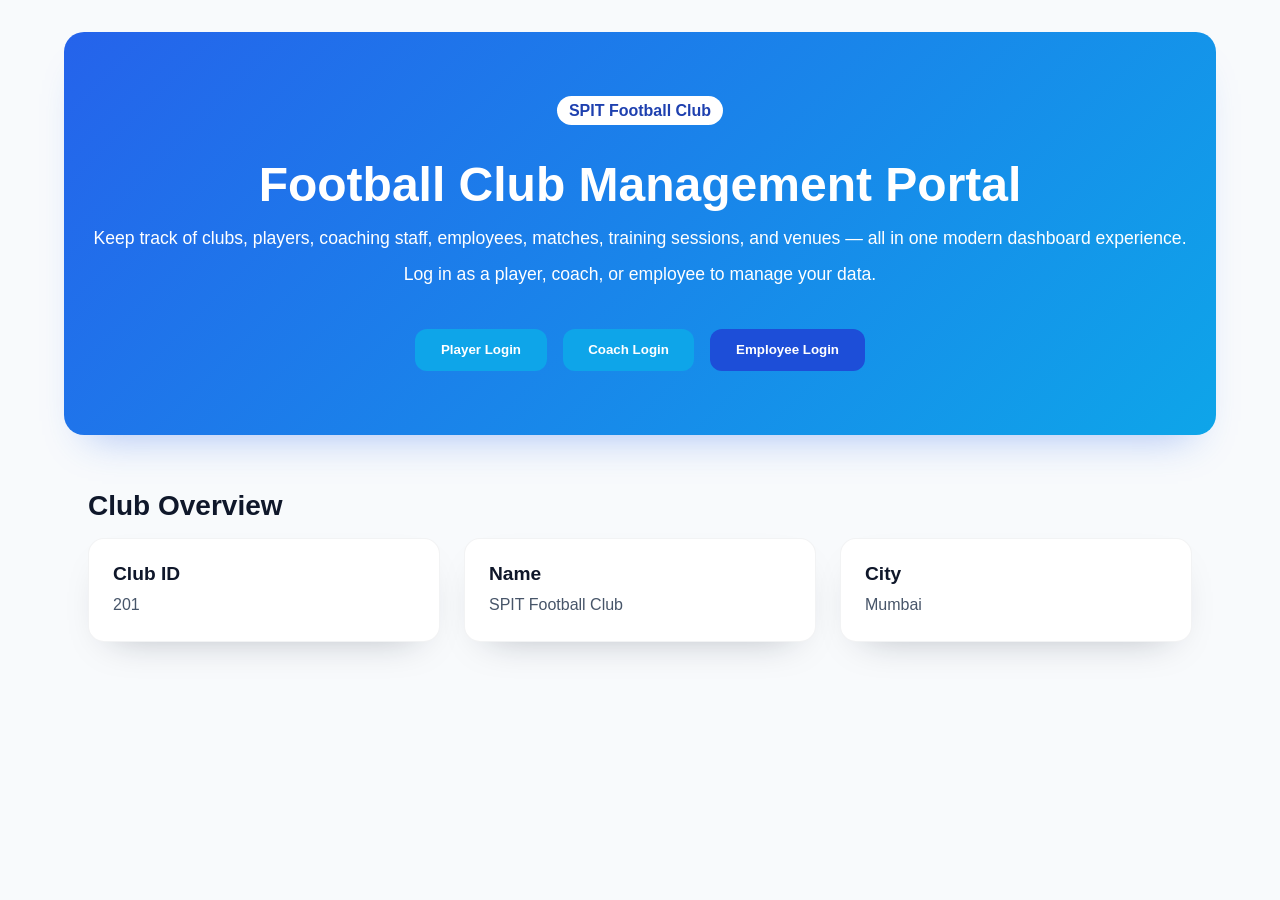
<file: frontend/index.html>
<!DOCTYPE html>
<html lang="en">
  <head>
    <meta charset="UTF-8" />
    <meta name="viewport" content="width=device-width, initial-scale=1.0" />
    <title>SPIT Football Club | Home</title>
    <link rel="stylesheet" href="styles.css" />
  </head>
  <body>
    <div class="container">
      <header class="hero">
        <span class="badge">SPIT Football Club</span>
        <h1>Football Club Management Portal</h1>
        <p>
          Keep track of clubs, players, coaching staff, employees, matches, training
          sessions, and venues — all in one modern dashboard experience.
        </p>
        <p>Log in as a player, coach, or employee to manage your data.</p>

        <div class="login-actions">
          <button class="btn secondary" data-login="player">Player Login</button>
          <button class="btn secondary" data-login="coach">Coach Login</button>
          <button class="btn" data-login="employee">Employee Login</button>
        </div>
      </header>

      <section class="container">
        <h2 class="section-title">Club Overview</h2>
        <div class="card-grid">
          <div class="card">
            <h3>Club ID</h3>
            <p>201</p>
          </div>
          <div class="card">
            <h3>Name</h3>
            <p>SPIT Football Club</p>
          </div>
          <div class="card">
            <h3>City</h3>
            <p>Mumbai</p>
          </div>
        </div>
      </section>
    </div>

    <div id="modal-root">
      <div class="modal" id="player-login">
        <div class="modal-content">
          <div class="modal-close" role="button" aria-label="Close">✕</div>
          <h2>Player Login</h2>
          <form class="login-form" data-redirect="player-dashboard.html">
            <div class="field-group">
              <label for="player-username">Username</label>
              <input type="text" id="player-username" required />
            </div>
            <div class="field-group">
              <label for="player-password">Password</label>
              <input type="password" id="player-password" required />
            </div>
            <button type="submit" class="btn">Continue</button>
          </form>
        </div>
      </div>

      <div class="modal" id="coach-login">
        <div class="modal-content">
          <div class="modal-close" role="button" aria-label="Close">✕</div>
          <h2>Coach Login</h2>
          <form class="login-form" data-redirect="coach-dashboard.html">
            <div class="field-group">
              <label for="coach-username">Username</label>
              <input type="text" id="coach-username" required />
            </div>
            <div class="field-group">
              <label for="coach-password">Password</label>
              <input type="password" id="coach-password" required />
            </div>
            <button type="submit" class="btn">Continue</button>
          </form>
        </div>
      </div>

      <div class="modal" id="employee-login">
        <div class="modal-content">
          <div class="modal-close" role="button" aria-label="Close">✕</div>
          <h2>Employee Login</h2>
          <form class="login-form" data-redirect="employee-dashboard.html">
            <div class="field-group">
              <label for="employee-username">Username</label>
              <input type="text" id="employee-username" required />
            </div>
            <div class="field-group">
              <label for="employee-password">Password</label>
              <input type="password" id="employee-password" required />
            </div>
            <button type="submit" class="btn">Continue</button>
          </form>
        </div>
      </div>
    </div>

    <script src="script.js"></script>
  </body>
</html>
</file>
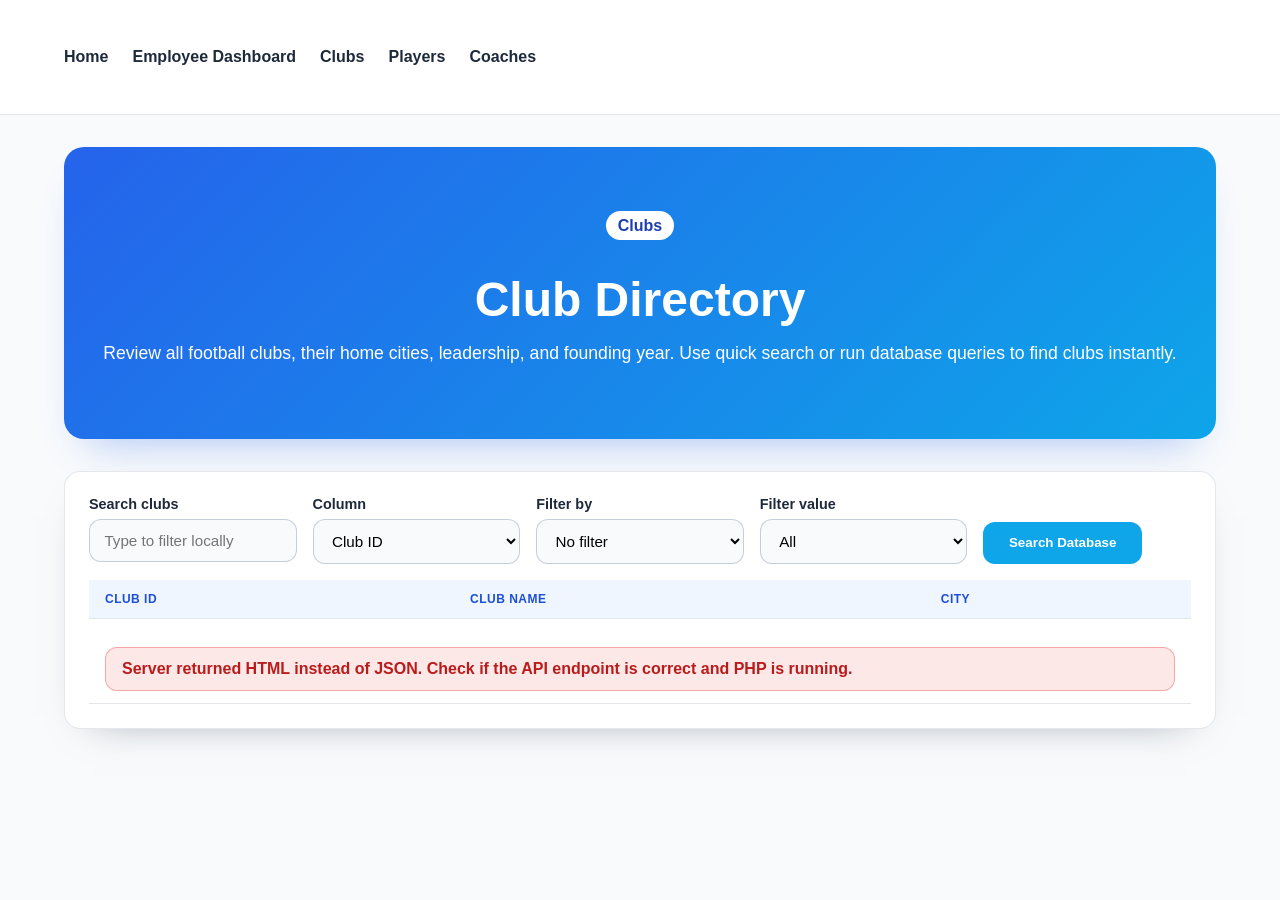
<file: frontend/clubs.html>
<!DOCTYPE html>
<html lang="en">
  <head>
    <meta charset="UTF-8" />
    <meta name="viewport" content="width=device-width, initial-scale=1.0" />
    <title>Clubs Directory | Football Club</title>
    <link rel="stylesheet" href="styles.css" />
  </head>
  <body>
    <nav class="nav">
      <div class="container">
        <ul>
          <li><a href="index.html">Home</a></li>
          <li><a href="employee-dashboard.html">Employee Dashboard</a></li>
          <li><a href="clubs.html">Clubs</a></li>
          <li><a href="players.html">Players</a></li>
          <li><a href="coaches.html">Coaches</a></li>
        </ul>
      </div>
    </nav>

    <main class="container">
      <header class="hero" style="margin-bottom: 2rem">
        <span class="badge">Clubs</span>
        <h1>Club Directory</h1>
        <p>
          Review all football clubs, their home cities, leadership, and founding year. Use
          quick search or run database queries to find clubs instantly.
        </p>
      </header>

      <section class="table-wrapper">
        <div class="toolbar" id="clubs-search" data-search-container>
          <form data-role="search-form" class="grid-3" style="width: 100%">
            <div>
              <label for="clubs-search-input">Search clubs</label>
              <input
                type="text"
                id="clubs-search-input"
                placeholder="Type to filter locally"
                data-role="search-input"
              />
            </div>
            <div>
              <label for="clubs-column-select">Column</label>
              <select id="clubs-column-select" data-role="column-select"></select>
            </div>
            <div>
              <label for="clubs-filter-select">Filter by</label>
              <select id="clubs-filter-select" data-role="filter-select">
                <option value="">No filter</option>
              </select>
            </div>
            <div>
              <label for="clubs-filter-value">Filter value</label>
              <select id="clubs-filter-value" data-role="filter-value">
                <option value="">All</option>
              </select>
            </div>
            <div style="align-self: end">
              <button type="submit" class="btn secondary">Search Database</button>
            </div>
          </form>
        </div>
        <table data-table="clubs" data-search-container="#clubs-search">
          <thead></thead>
          <tbody></tbody>
        </table>
      </section>
    </main>

    <div id="modal-root"></div>
    <script src="script.js"></script>
  </body>
</html>
</file>
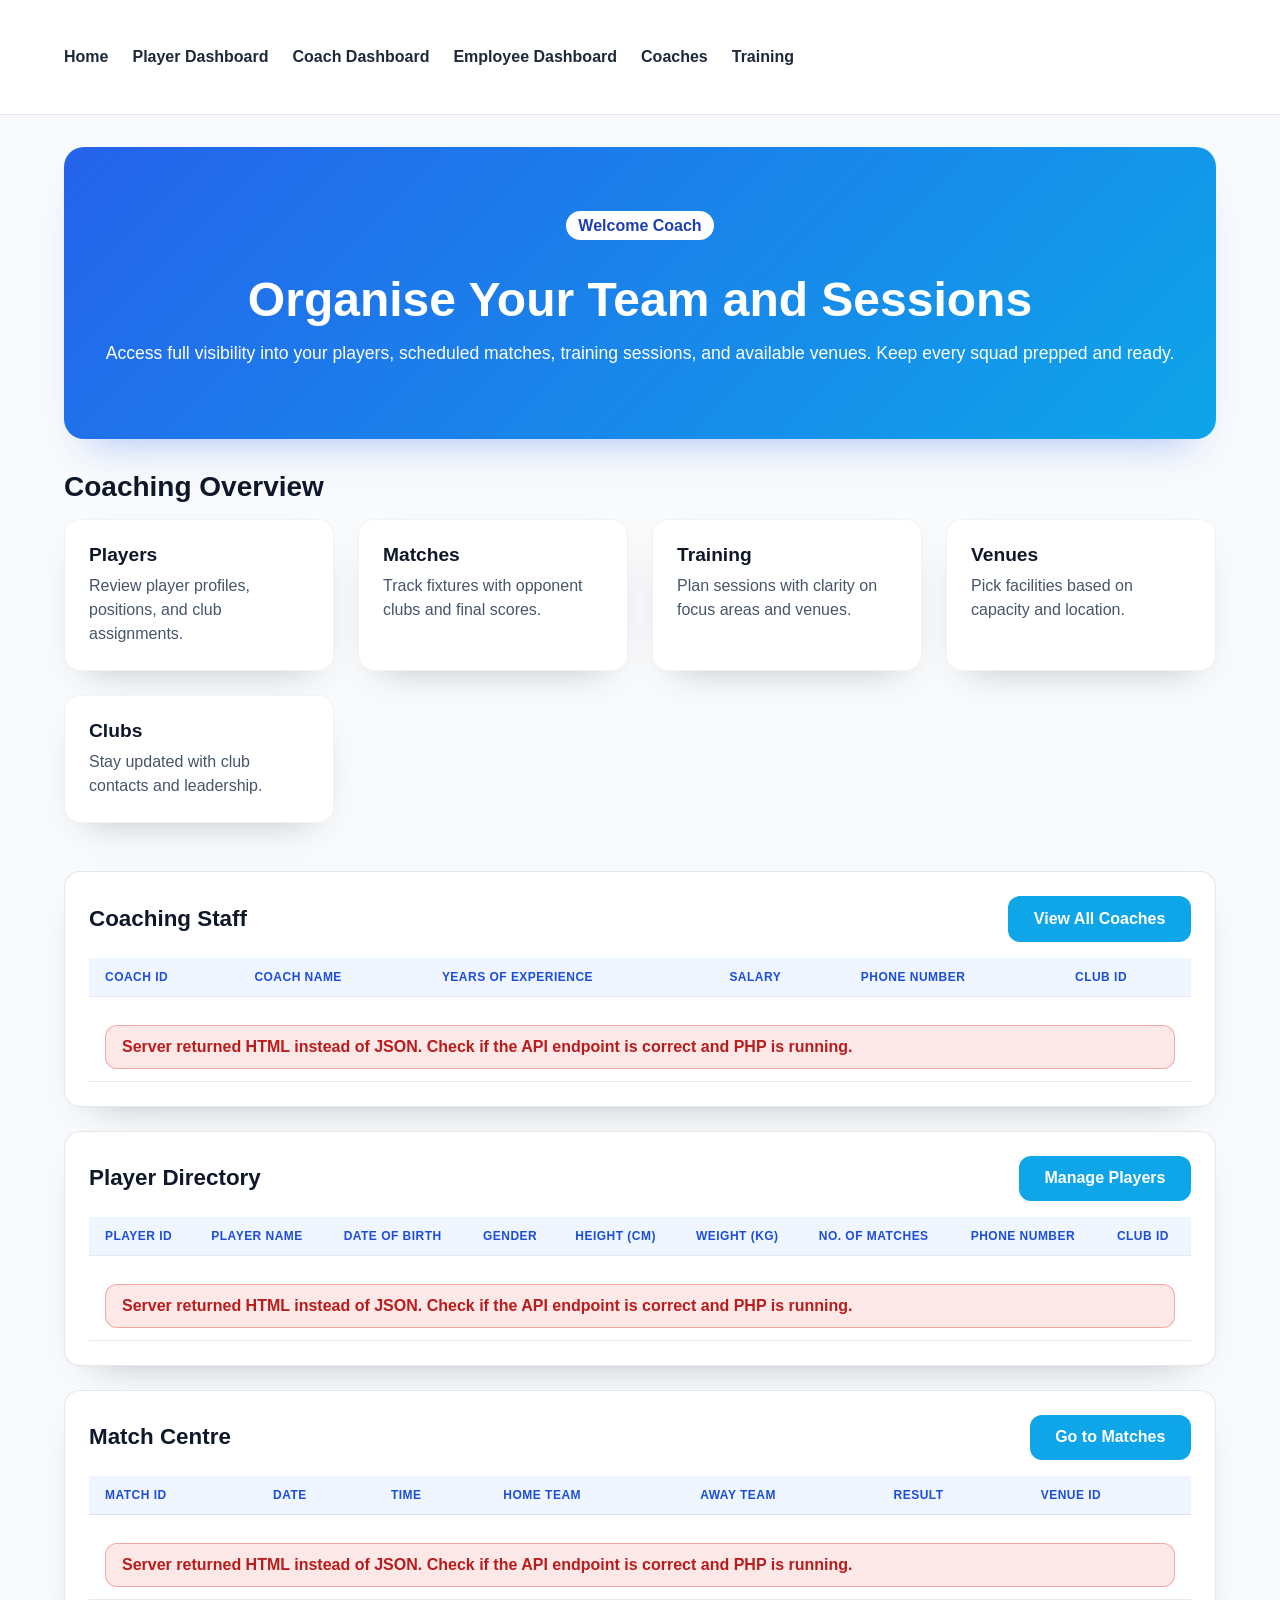
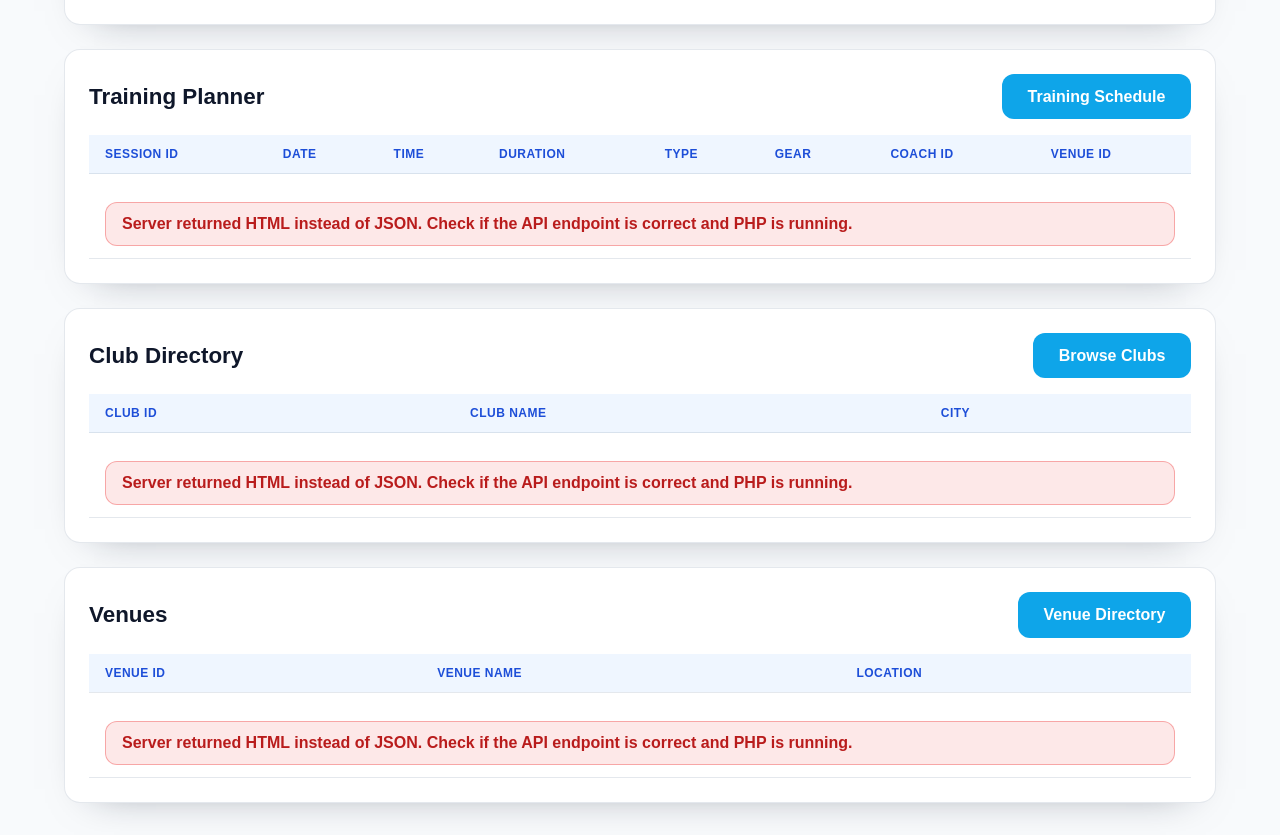
<file: frontend/coach-dashboard.html>
<!DOCTYPE html>
<html lang="en">
  <head>
    <meta charset="UTF-8" />
    <meta name="viewport" content="width=device-width, initial-scale=1.0" />
    <title>Coach Dashboard | Football Club</title>
    <link rel="stylesheet" href="styles.css" />
  </head>
  <body>
    <nav class="nav">
      <div class="container">
        <ul>
          <li><a href="index.html">Home</a></li>
          <li><a href="player-dashboard.html">Player Dashboard</a></li>
          <li><a href="coach-dashboard.html">Coach Dashboard</a></li>
          <li><a href="employee-dashboard.html">Employee Dashboard</a></li>
          <li><a href="coaches.html">Coaches</a></li>
          <li><a href="training.html">Training</a></li>
        </ul>
      </div>
    </nav>

    <main class="container">
      <header class="hero" style="margin-bottom: 2rem">
        <span class="badge">Welcome Coach</span>
        <h1>Organise Your Team and Sessions</h1>
        <p>
          Access full visibility into your players, scheduled matches, training sessions, and
          available venues. Keep every squad prepped and ready.
        </p>
      </header>

      <section>
        <h2 class="section-title">Coaching Overview</h2>
        <div class="card-grid">
          <div class="card">
            <h3>Players</h3>
            <p>Review player profiles, positions, and club assignments.</p>
          </div>
          <div class="card">
            <h3>Matches</h3>
            <p>Track fixtures with opponent clubs and final scores.</p>
          </div>
          <div class="card">
            <h3>Training</h3>
            <p>Plan sessions with clarity on focus areas and venues.</p>
          </div>
          <div class="card">
            <h3>Venues</h3>
            <p>Pick facilities based on capacity and location.</p>
          </div>
          <div class="card">
            <h3>Clubs</h3>
            <p>Stay updated with club contacts and leadership.</p>
          </div>
        </div>
      </section>

      <section class="table-wrapper" style="margin-top: 3rem">
        <div class="toolbar">
          <div class="left">
            <h2 class="section-title" style="margin: 0; font-size: 1.4rem">Coaching Staff</h2>
          </div>
          <div class="right">
            <a class="btn secondary" href="coaches.html">View All Coaches</a>
          </div>
        </div>
        <table data-table="coach">
          <thead></thead>
          <tbody></tbody>
        </table>
      </section>

      <section class="table-wrapper">
        <div class="toolbar">
          <div class="left">
            <h2 class="section-title" style="margin: 0; font-size: 1.4rem">Player Directory</h2>
          </div>
          <div class="right">
            <a class="btn secondary" href="players.html">Manage Players</a>
          </div>
        </div>
        <table data-table="players">
          <thead></thead>
          <tbody></tbody>
        </table>
      </section>

      <section class="table-wrapper">
        <div class="toolbar">
          <div class="left">
            <h2 class="section-title" style="margin: 0; font-size: 1.4rem">Match Centre</h2>
          </div>
          <div class="right">
            <a class="btn secondary" href="matches.html">Go to Matches</a>
          </div>
        </div>
        <table data-table="matches">
          <thead></thead>
          <tbody></tbody>
        </table>
      </section>

      <section class="table-wrapper">
        <div class="toolbar">
          <div class="left">
            <h2 class="section-title" style="margin: 0; font-size: 1.4rem">Training Planner</h2>
          </div>
          <div class="right">
            <a class="btn secondary" href="training.html">Training Schedule</a>
          </div>
        </div>
        <table data-table="training_session">
          <thead></thead>
          <tbody></tbody>
        </table>
      </section>

      <section class="table-wrapper">
        <div class="toolbar">
          <div class="left">
            <h2 class="section-title" style="margin: 0; font-size: 1.4rem">Club Directory</h2>
          </div>
          <div class="right">
            <a class="btn secondary" href="clubs.html">Browse Clubs</a>
          </div>
        </div>
        <table data-table="clubs">
          <thead></thead>
          <tbody></tbody>
        </table>
      </section>

      <section class="table-wrapper">
        <div class="toolbar">
          <div class="left">
            <h2 class="section-title" style="margin: 0; font-size: 1.4rem">Venues</h2>
          </div>
          <div class="right">
            <a class="btn secondary" href="venues.html">Venue Directory</a>
          </div>
        </div>
        <table data-table="venue">
          <thead></thead>
          <tbody></tbody>
        </table>
      </section>
    </main>

    <div id="modal-root"></div>
    <script src="script.js"></script>
  </body>
</html>
</file>
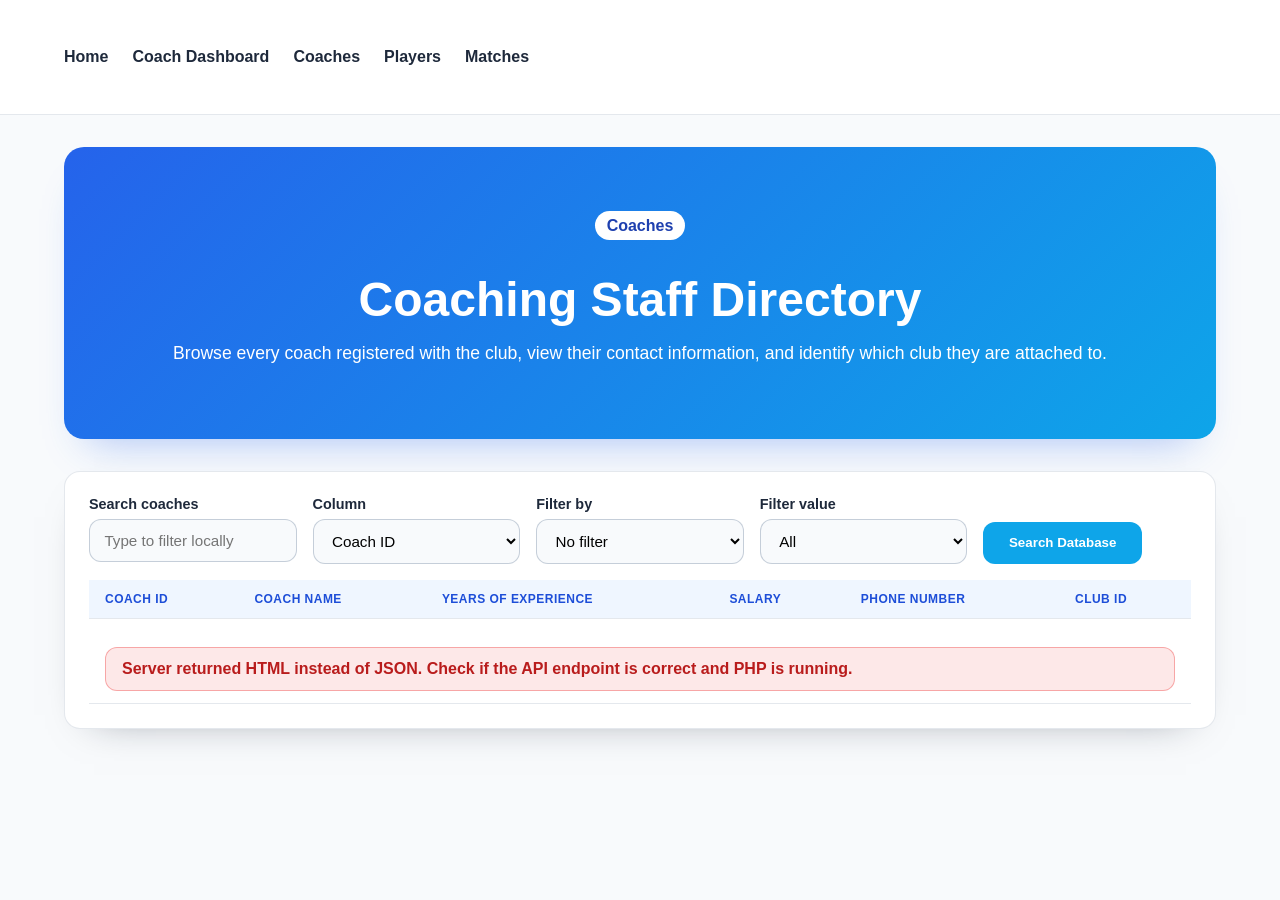
<file: frontend/coaches.html>
<!DOCTYPE html>
<html lang="en">
  <head>
    <meta charset="UTF-8" />
    <meta name="viewport" content="width=device-width, initial-scale=1.0" />
    <title>Coaches Directory | Football Club</title>
    <link rel="stylesheet" href="styles.css" />
  </head>
  <body>
    <nav class="nav">
      <div class="container">
        <ul>
          <li><a href="index.html">Home</a></li>
          <li><a href="coach-dashboard.html">Coach Dashboard</a></li>
          <li><a href="coaches.html">Coaches</a></li>
          <li><a href="players.html">Players</a></li>
          <li><a href="matches.html">Matches</a></li>
        </ul>
      </div>
    </nav>

    <main class="container">
      <header class="hero" style="margin-bottom: 2rem">
        <span class="badge">Coaches</span>
        <h1>Coaching Staff Directory</h1>
        <p>
          Browse every coach registered with the club, view their contact information, and
          identify which club they are attached to.
        </p>
      </header>

      <section class="table-wrapper">
        <div class="toolbar" id="coach-search" data-search-container>
          <form data-role="search-form" class="grid-3" style="width: 100%">
            <div>
              <label for="coach-search-input">Search coaches</label>
              <input
                type="text"
                id="coach-search-input"
                placeholder="Type to filter locally"
                data-role="search-input"
              />
            </div>
            <div>
              <label for="coach-column-select">Column</label>
              <select id="coach-column-select" data-role="column-select"></select>
            </div>
            <div>
              <label for="coach-filter-select">Filter by</label>
              <select id="coach-filter-select" data-role="filter-select">
                <option value="">No filter</option>
              </select>
            </div>
            <div>
              <label for="coach-filter-value">Filter value</label>
              <select id="coach-filter-value" data-role="filter-value">
                <option value="">All</option>
              </select>
            </div>
            <div style="align-self: end">
              <button type="submit" class="btn secondary">Search Database</button>
            </div>
          </form>
        </div>
        <table data-table="coach" data-search-container="#coach-search">
          <thead></thead>
          <tbody></tbody>
        </table>
      </section>
    </main>

    <div id="modal-root"></div>
    <script src="script.js"></script>
  </body>
</html>
</file>
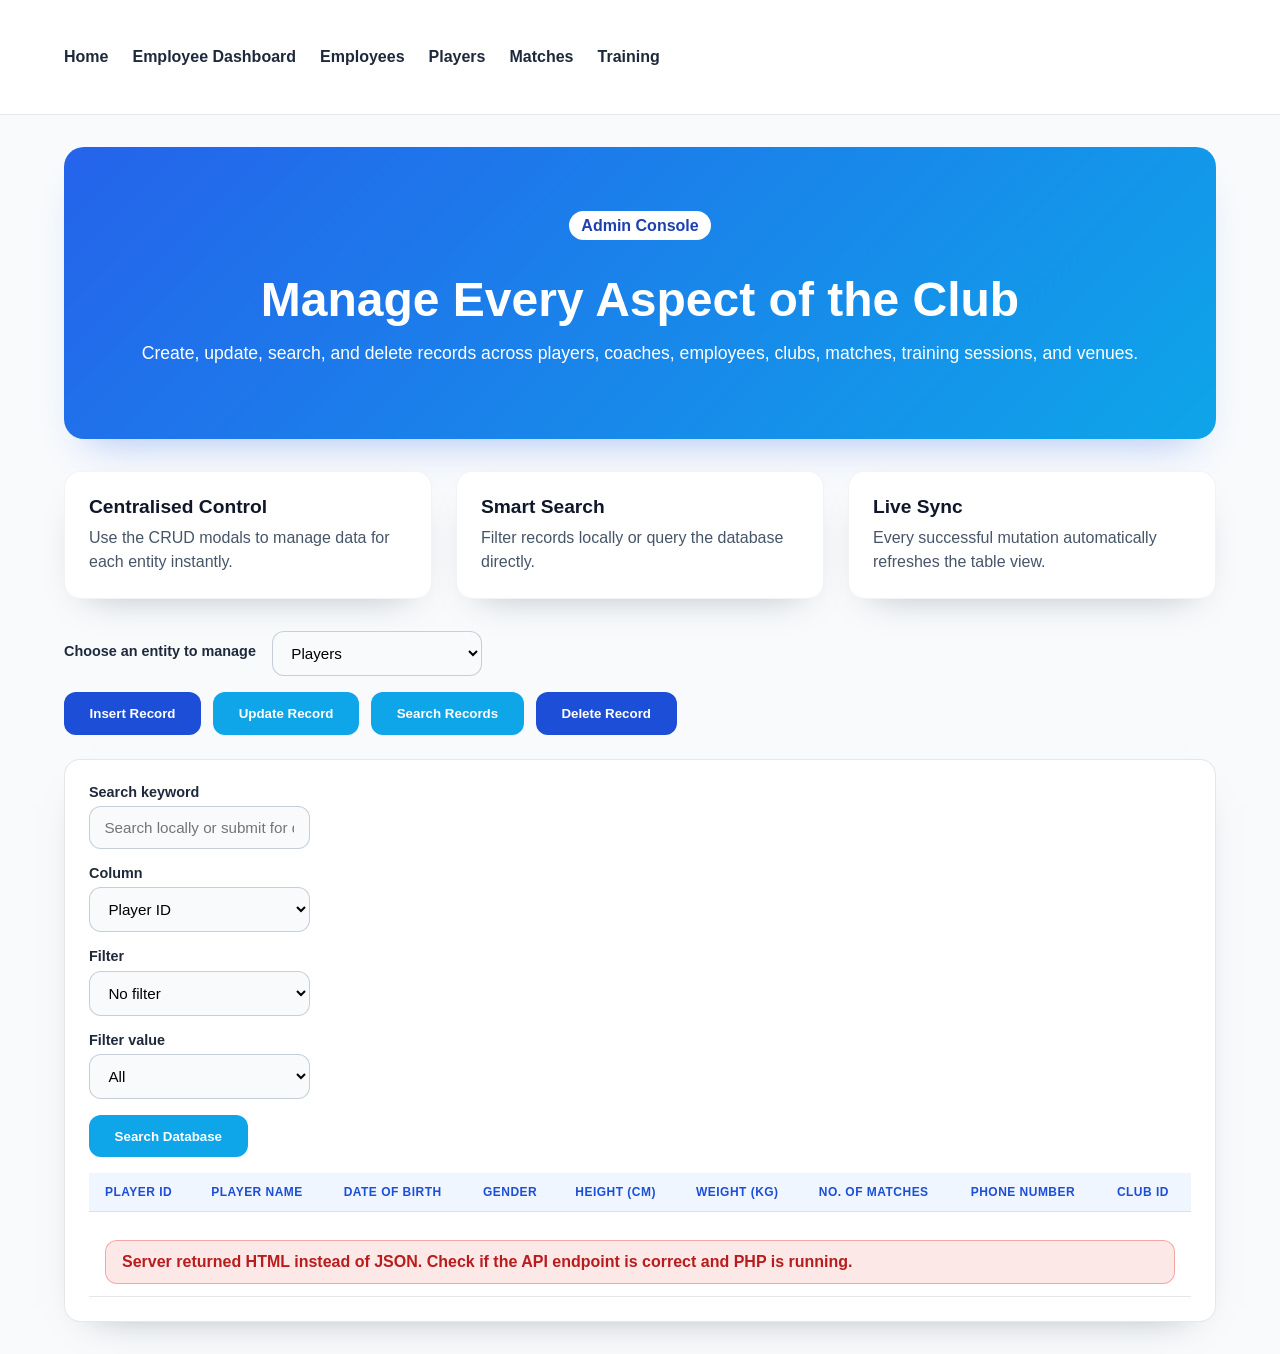
<file: frontend/employee-dashboard.html>
<!DOCTYPE html>
<html lang="en">
  <head>
    <meta charset="UTF-8" />
    <meta name="viewport" content="width=device-width, initial-scale=1.0" />
    <title>Employee Dashboard | Football Club Management</title>
    <link rel="stylesheet" href="styles.css" />
  </head>
  <body>
    <nav class="nav">
      <div class="container">
        <ul>
          <li><a href="index.html">Home</a></li>
          <li><a href="employee-dashboard.html">Employee Dashboard</a></li>
          <li><a href="employees.html">Employees</a></li>
          <li><a href="players.html">Players</a></li>
          <li><a href="matches.html">Matches</a></li>
          <li><a href="training.html">Training</a></li>
        </ul>
      </div>
    </nav>

    <main class="container">
      <header class="hero" style="margin-bottom: 2rem">
        <span class="badge">Admin Console</span>
        <h1>Manage Every Aspect of the Club</h1>
        <p>
          Create, update, search, and delete records across players, coaches, employees,
          clubs, matches, training sessions, and venues.
        </p>
      </header>

      <section class="card-grid" style="margin-bottom: 2rem">
        <div class="card">
          <h3>Centralised Control</h3>
          <p>Use the CRUD modals to manage data for each entity instantly.</p>
        </div>
        <div class="card">
          <h3>Smart Search</h3>
          <p>Filter records locally or query the database directly.</p>
        </div>
        <div class="card">
          <h3>Live Sync</h3>
          <p>Every successful mutation automatically refreshes the table view.</p>
        </div>
      </section>

      <section class="entity-selector">
        <label for="entity-select">Choose an entity to manage</label>
        <select id="entity-select" data-role="entity-selector">
          <option value="players">Players</option>
          <option value="coach">Coaches</option>
          <option value="employee">Employees</option>
          <option value="clubs">Clubs</option>
          <option value="matches">Matches</option>
          <option value="training_session">Training Sessions</option>
          <option value="venue">Venues</option>
        </select>
      </section>

      <section class="dashboard-actions">
        <button class="btn" data-modal="insert-modal">Insert Record</button>
        <button class="btn secondary" data-modal="update-modal">Update Record</button>
        <button class="btn secondary" data-modal="search-modal">Search Records</button>
        <button class="btn" data-modal="delete-modal">Delete Record</button>
      </section>

      <section class="table-wrapper">
        <div
          class="toolbar"
          data-search-container
          id="crud-search"
          data-role="crud-search-container"
        >
          <div class="left">
            <form data-role="search-form" class="grid-3" style="width: 100%">
              <div>
                <label for="crud-search-input">Search keyword</label>
                <input
                  type="text"
                  id="crud-search-input"
                  placeholder="Search locally or submit for database search"
                  data-role="search-input"
                />
              </div>
              <div>
                <label for="crud-search-column">Column</label>
                <select id="crud-search-column" data-role="column-select"></select>
              </div>
              <div>
                <label for="crud-filter-select">Filter</label>
                <select id="crud-filter-select" data-role="filter-select">
                  <option value="">No filter</option>
                </select>
              </div>
              <div>
                <label for="crud-filter-value">Filter value</label>
                <select id="crud-filter-value" data-role="filter-value">
                  <option value="">All</option>
                </select>
              </div>
              <div style="align-self: end">
                <button type="submit" class="btn secondary">Search Database</button>
              </div>
            </form>
          </div>
        </div>
        <table
          data-table="players"
          data-role="crud-table"
          data-search-container="#crud-search"
          class="active-table"
        >
          <thead></thead>
          <tbody></tbody>
        </table>
      </section>
    </main>

    <div id="modal-root"></div>
    <script src="script.js"></script>
  </body>
</html>
</file>
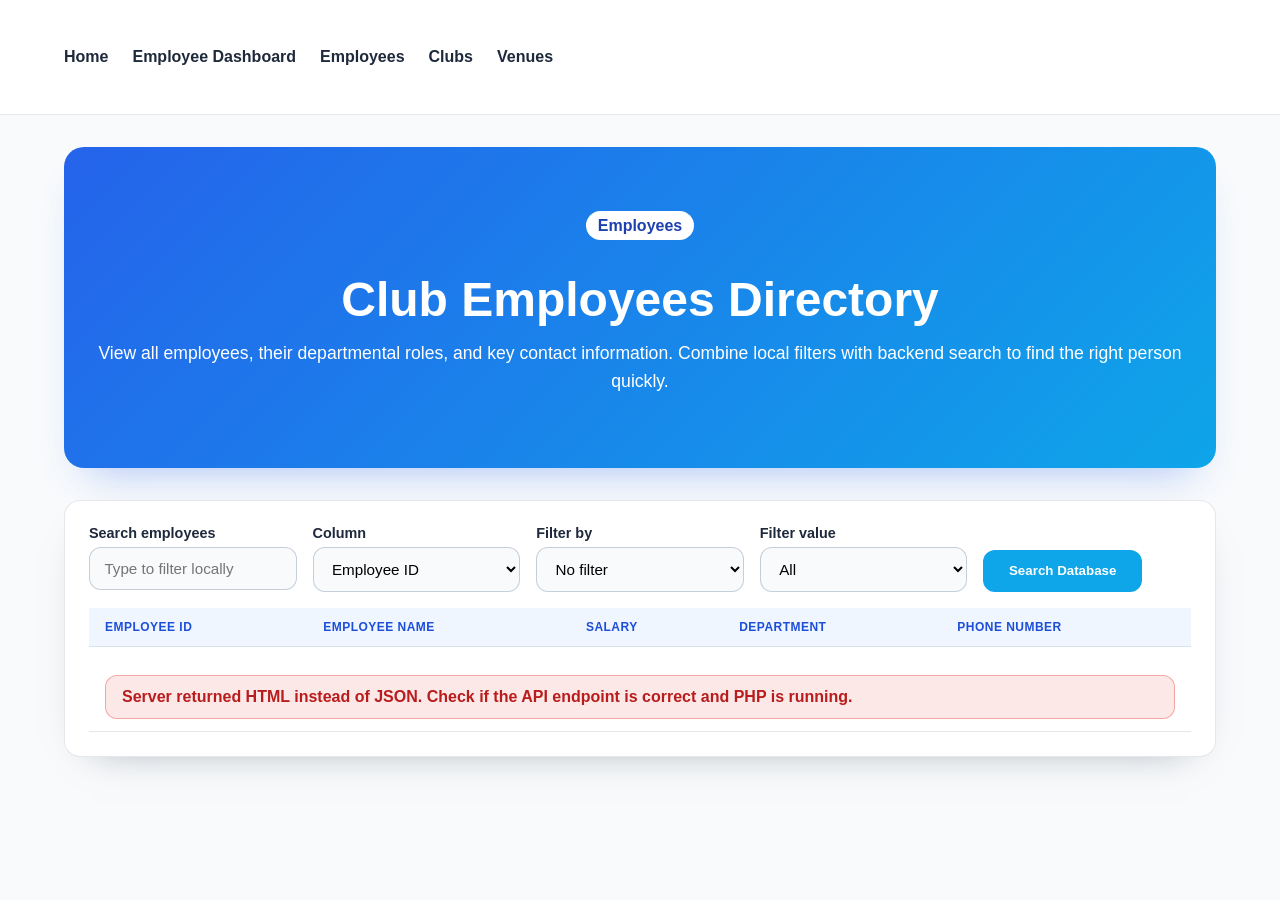
<file: frontend/employees.html>
<!DOCTYPE html>
<html lang="en">
  <head>
    <meta charset="UTF-8" />
    <meta name="viewport" content="width=device-width, initial-scale=1.0" />
    <title>Employees Directory | Football Club</title>
    <link rel="stylesheet" href="styles.css" />
  </head>
  <body>
    <nav class="nav">
      <div class="container">
        <ul>
          <li><a href="index.html">Home</a></li>
          <li><a href="employee-dashboard.html">Employee Dashboard</a></li>
          <li><a href="employees.html">Employees</a></li>
          <li><a href="clubs.html">Clubs</a></li>
          <li><a href="venues.html">Venues</a></li>
        </ul>
      </div>
    </nav>

    <main class="container">
      <header class="hero" style="margin-bottom: 2rem">
        <span class="badge">Employees</span>
        <h1>Club Employees Directory</h1>
        <p>
          View all employees, their departmental roles, and key contact information.
          Combine local filters with backend search to find the right person quickly.
        </p>
      </header>

      <section class="table-wrapper">
        <div class="toolbar" id="employee-search" data-search-container>
          <form data-role="search-form" class="grid-3" style="width: 100%">
            <div>
              <label for="employee-search-input">Search employees</label>
              <input
                type="text"
                id="employee-search-input"
                placeholder="Type to filter locally"
                data-role="search-input"
              />
            </div>
            <div>
              <label for="employee-column-select">Column</label>
              <select id="employee-column-select" data-role="column-select"></select>
            </div>
            <div>
              <label for="employee-filter-select">Filter by</label>
              <select id="employee-filter-select" data-role="filter-select">
                <option value="">No filter</option>
              </select>
            </div>
            <div>
              <label for="employee-filter-value">Filter value</label>
              <select id="employee-filter-value" data-role="filter-value">
                <option value="">All</option>
              </select>
            </div>
            <div style="align-self: end">
              <button type="submit" class="btn secondary">Search Database</button>
            </div>
          </form>
        </div>
        <table data-table="employee" data-search-container="#employee-search">
          <thead></thead>
          <tbody></tbody>
        </table>
      </section>
    </main>

    <div id="modal-root"></div>
    <script src="script.js"></script>
  </body>
</html>
</file>
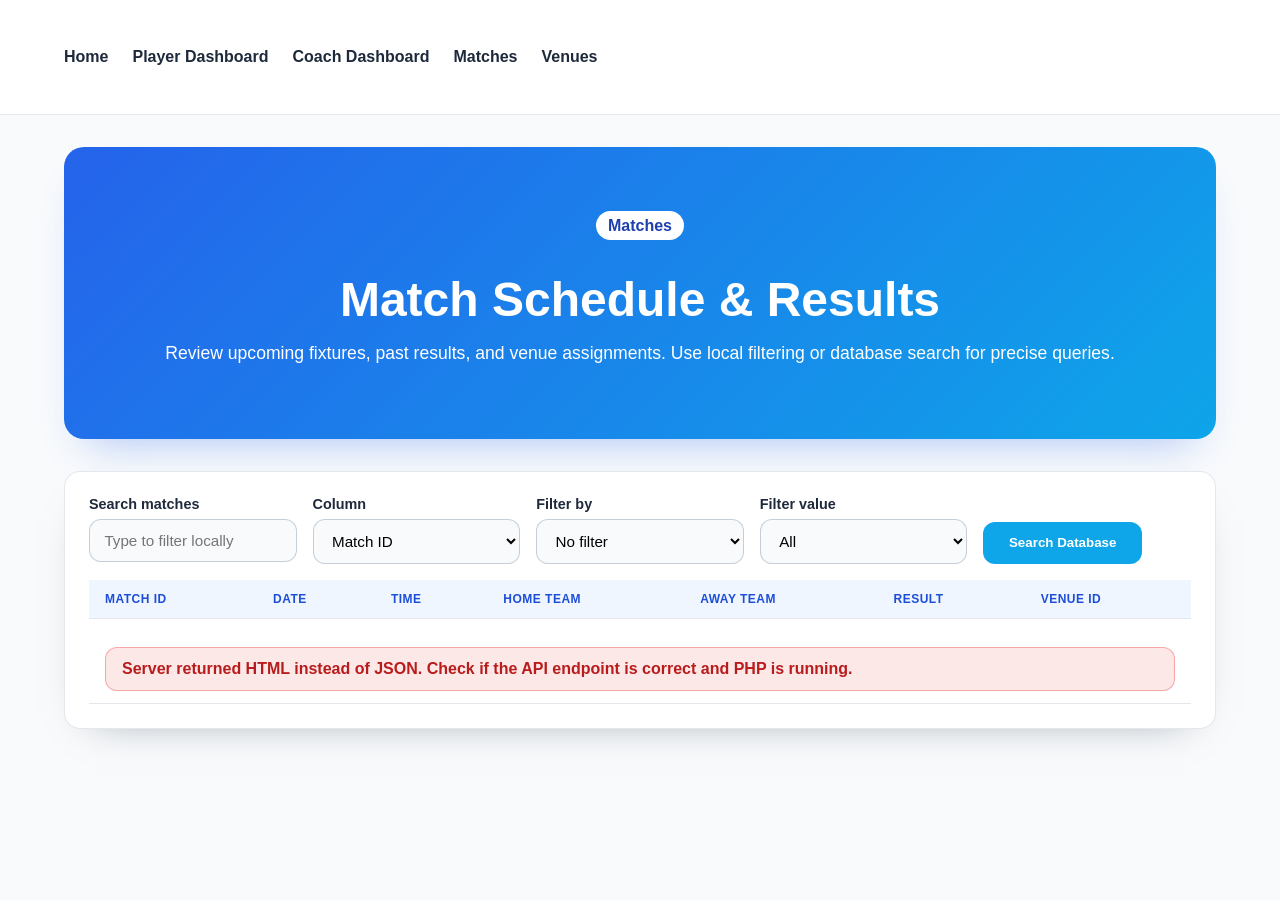
<file: frontend/matches.html>
<!DOCTYPE html>
<html lang="en">
  <head>
    <meta charset="UTF-8" />
    <meta name="viewport" content="width=device-width, initial-scale=1.0" />
    <title>Matches Centre | Football Club</title>
    <link rel="stylesheet" href="styles.css" />
  </head>
  <body>
    <nav class="nav">
      <div class="container">
        <ul>
          <li><a href="index.html">Home</a></li>
          <li><a href="player-dashboard.html">Player Dashboard</a></li>
          <li><a href="coach-dashboard.html">Coach Dashboard</a></li>
          <li><a href="matches.html">Matches</a></li>
          <li><a href="venues.html">Venues</a></li>
        </ul>
      </div>
    </nav>

    <main class="container">
      <header class="hero" style="margin-bottom: 2rem">
        <span class="badge">Matches</span>
        <h1>Match Schedule & Results</h1>
        <p>
          Review upcoming fixtures, past results, and venue assignments. Use local filtering
          or database search for precise queries.
        </p>
      </header>

      <section class="table-wrapper">
        <div class="toolbar" id="matches-search" data-search-container>
          <form data-role="search-form" class="grid-3" style="width: 100%">
            <div>
              <label for="matches-search-input">Search matches</label>
              <input
                type="text"
                id="matches-search-input"
                placeholder="Type to filter locally"
                data-role="search-input"
              />
            </div>
            <div>
              <label for="matches-column-select">Column</label>
              <select id="matches-column-select" data-role="column-select"></select>
            </div>
            <div>
              <label for="matches-filter-select">Filter by</label>
              <select id="matches-filter-select" data-role="filter-select">
                <option value="">No filter</option>
              </select>
            </div>
            <div>
              <label for="matches-filter-value">Filter value</label>
              <select id="matches-filter-value" data-role="filter-value">
                <option value="">All</option>
              </select>
            </div>
            <div style="align-self: end">
              <button type="submit" class="btn secondary">Search Database</button>
            </div>
          </form>
        </div>
        <table data-table="matches" data-search-container="#matches-search">
          <thead></thead>
          <tbody></tbody>
        </table>
      </section>
    </main>

    <div id="modal-root"></div>
    <script src="script.js"></script>
  </body>
</html>
</file>
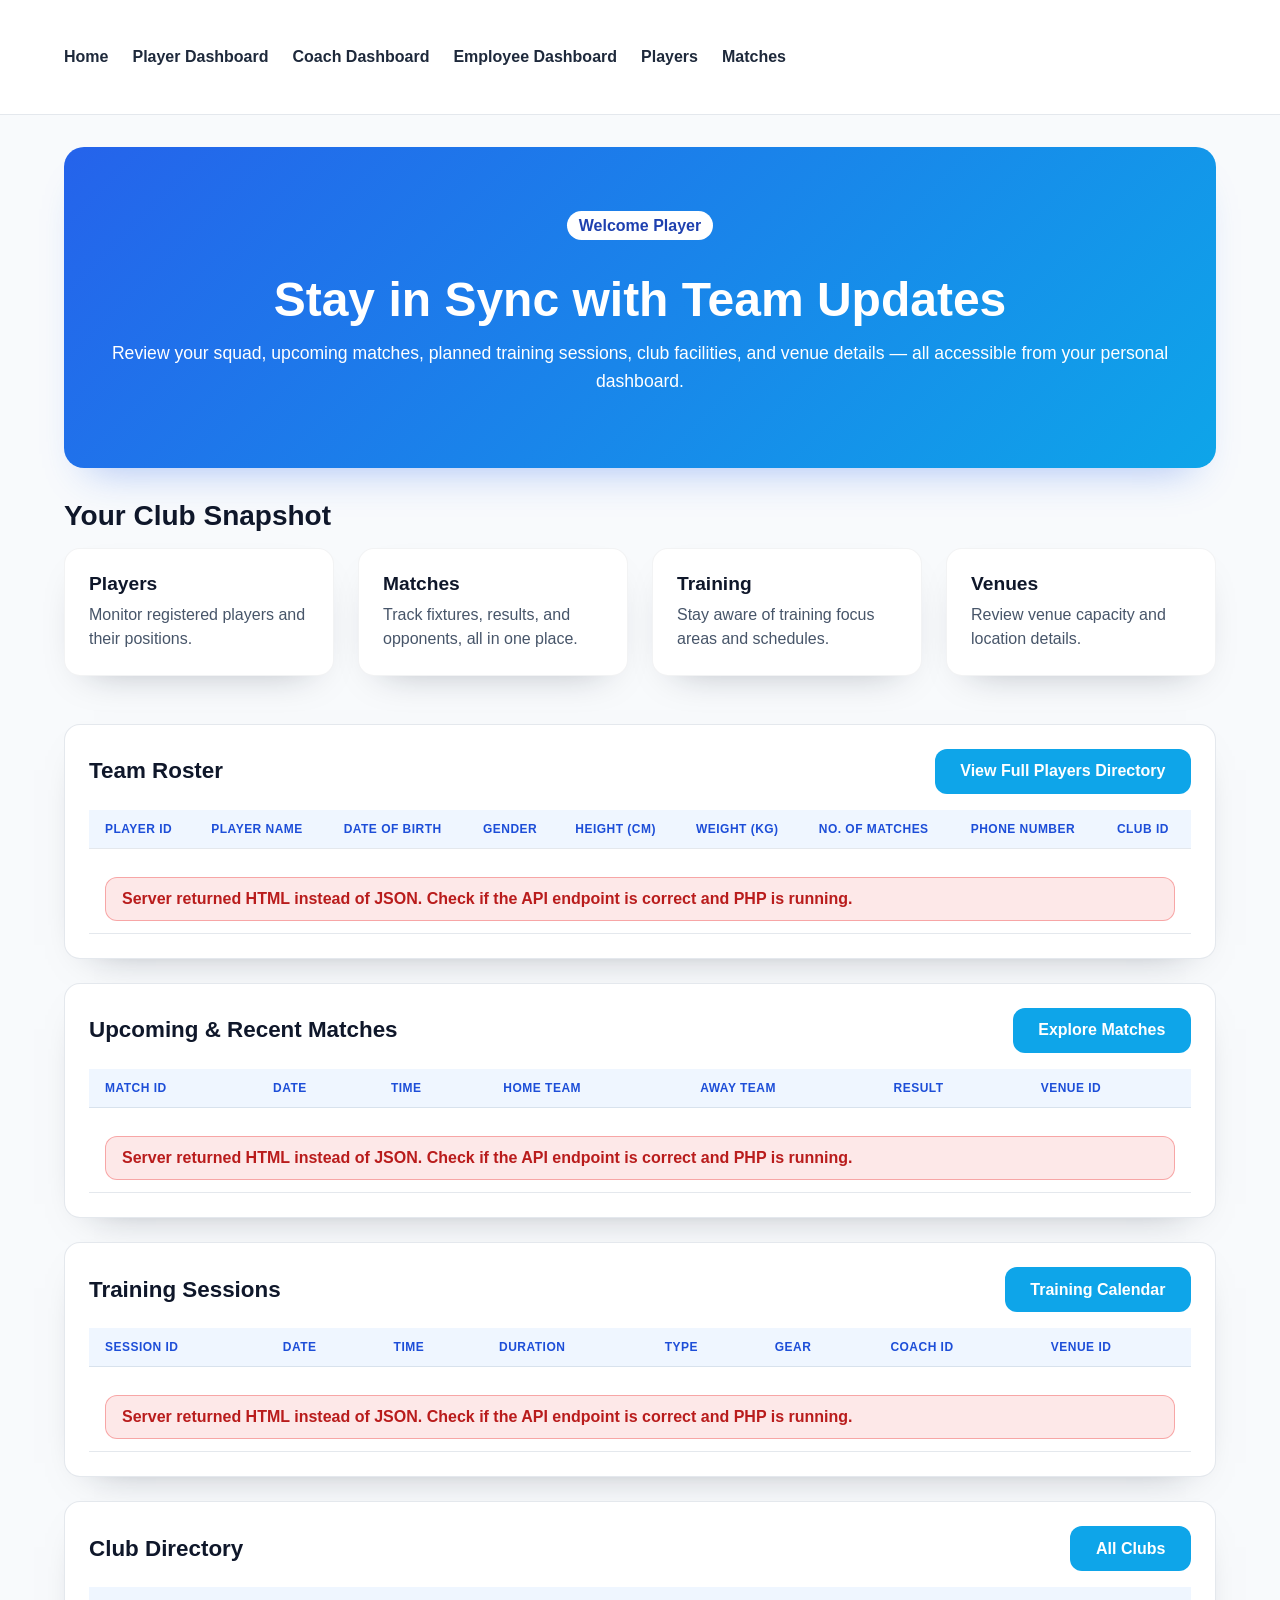
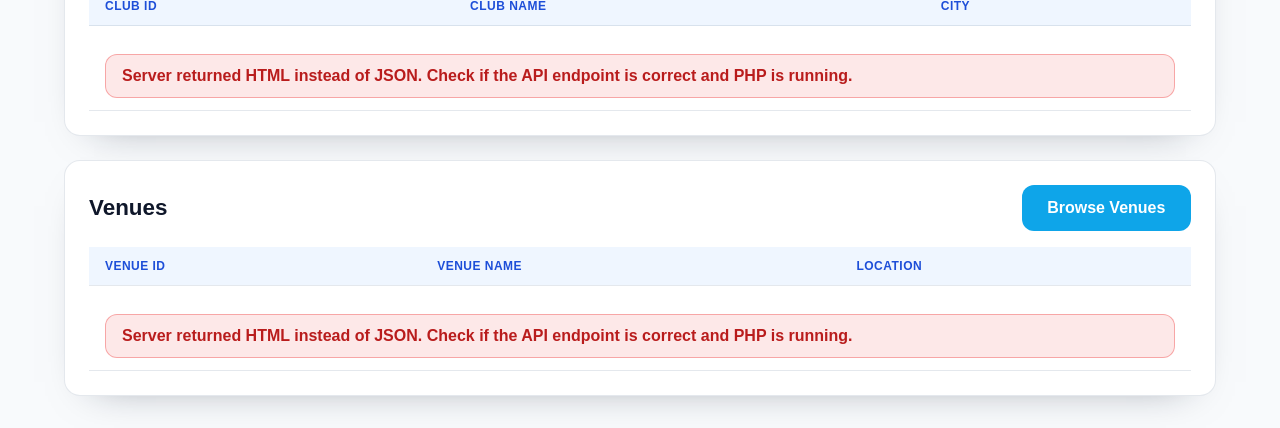
<file: frontend/player-dashboard.html>
<!DOCTYPE html>
<html lang="en">
  <head>
    <meta charset="UTF-8" />
    <meta name="viewport" content="width=device-width, initial-scale=1.0" />
    <title>Player Dashboard | Football Club</title>
    <link rel="stylesheet" href="styles.css" />
  </head>
  <body>
    <nav class="nav">
      <div class="container">
        <ul>
          <li><a href="index.html">Home</a></li>
          <li><a href="player-dashboard.html">Player Dashboard</a></li>
          <li><a href="coach-dashboard.html">Coach Dashboard</a></li>
          <li><a href="employee-dashboard.html">Employee Dashboard</a></li>
          <li><a href="players.html">Players</a></li>
          <li><a href="matches.html">Matches</a></li>
        </ul>
      </div>
    </nav>

    <main class="container">
      <header class="hero" style="margin-bottom: 2rem">
        <span class="badge">Welcome Player</span>
        <h1>Stay in Sync with Team Updates</h1>
        <p>
          Review your squad, upcoming matches, planned training sessions, club facilities,
          and venue details — all accessible from your personal dashboard.
        </p>
      </header>

      <section>
        <h2 class="section-title">Your Club Snapshot</h2>
        <div class="card-grid">
          <div class="card">
            <h3>Players</h3>
            <p>Monitor registered players and their positions.</p>
          </div>
          <div class="card">
            <h3>Matches</h3>
            <p>Track fixtures, results, and opponents, all in one place.</p>
          </div>
          <div class="card">
            <h3>Training</h3>
            <p>Stay aware of training focus areas and schedules.</p>
          </div>
          <div class="card">
            <h3>Venues</h3>
            <p>Review venue capacity and location details.</p>
          </div>
        </div>
      </section>

      <section class="table-wrapper" style="margin-top: 3rem">
        <div class="toolbar">
          <div class="left">
            <h2 class="section-title" style="margin: 0; font-size: 1.4rem">Team Roster</h2>
          </div>
          <div class="right">
            <a class="btn secondary" href="players.html">View Full Players Directory</a>
          </div>
        </div>
        <table data-table="players">
          <thead></thead>
          <tbody></tbody>
        </table>
      </section>

      <section class="table-wrapper">
        <div class="toolbar">
          <div class="left">
            <h2 class="section-title" style="margin: 0; font-size: 1.4rem">
              Upcoming & Recent Matches
            </h2>
          </div>
          <div class="right">
            <a class="btn secondary" href="matches.html">Explore Matches</a>
          </div>
        </div>
        <table data-table="matches">
          <thead></thead>
          <tbody></tbody>
        </table>
      </section>

      <section class="table-wrapper">
        <div class="toolbar">
          <div class="left">
            <h2 class="section-title" style="margin: 0; font-size: 1.4rem">
              Training Sessions
            </h2>
          </div>
          <div class="right">
            <a class="btn secondary" href="training.html">Training Calendar</a>
          </div>
        </div>
        <table data-table="training_session">
          <thead></thead>
          <tbody></tbody>
        </table>
      </section>

      <section class="table-wrapper">
        <div class="toolbar">
          <div class="left">
            <h2 class="section-title" style="margin: 0; font-size: 1.4rem">Club Directory</h2>
          </div>
          <div class="right">
            <a class="btn secondary" href="clubs.html">All Clubs</a>
          </div>
        </div>
        <table data-table="clubs">
          <thead></thead>
          <tbody></tbody>
        </table>
      </section>

      <section class="table-wrapper">
        <div class="toolbar">
          <div class="left">
            <h2 class="section-title" style="margin: 0; font-size: 1.4rem">Venues</h2>
          </div>
          <div class="right">
            <a class="btn secondary" href="venues.html">Browse Venues</a>
          </div>
        </div>
        <table data-table="venue">
          <thead></thead>
          <tbody></tbody>
        </table>
      </section>
    </main>

    <div id="modal-root"></div>
    <script src="script.js"></script>
  </body>
</html>
</file>
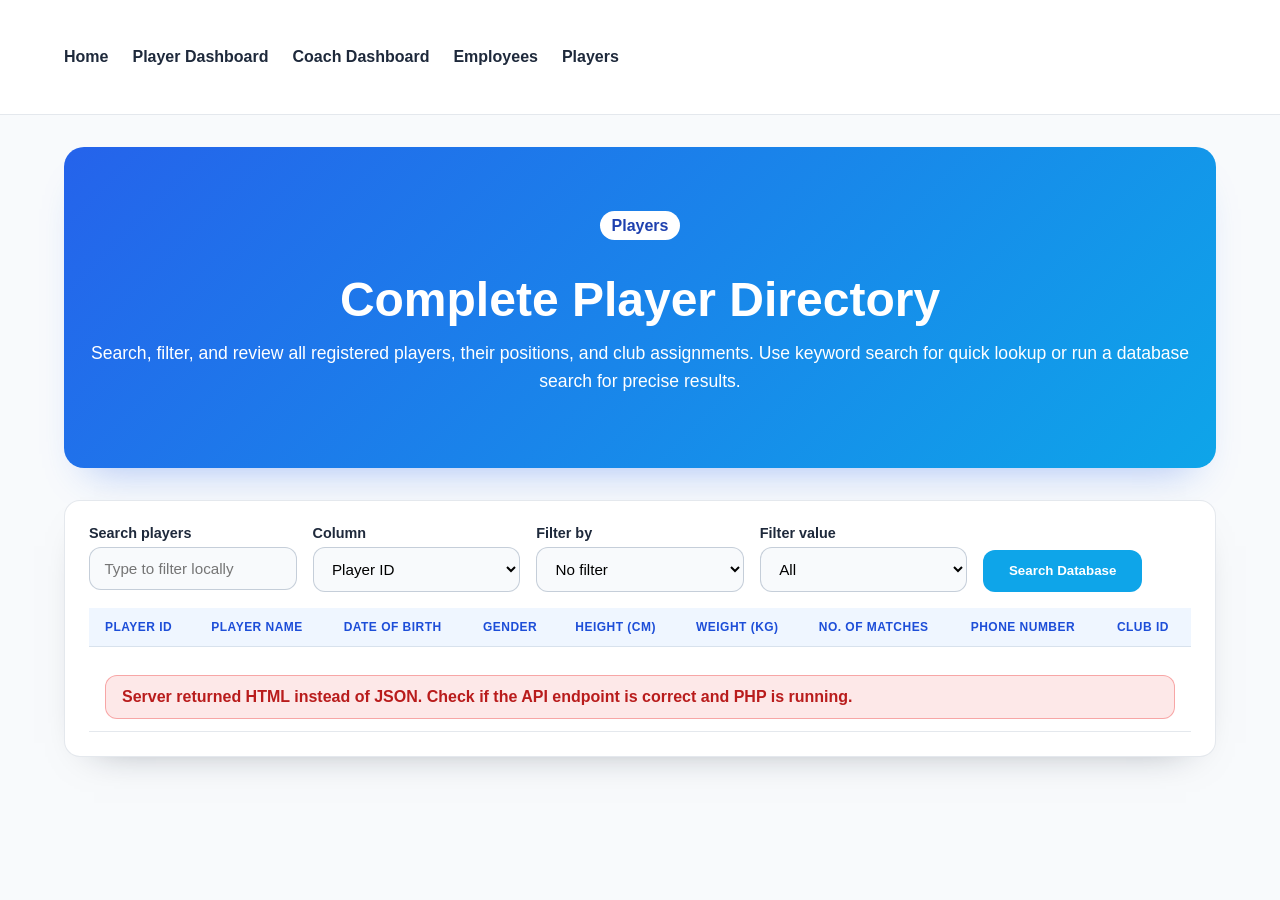
<file: frontend/players.html>
<!DOCTYPE html>
<html lang="en">
  <head>
    <meta charset="UTF-8" />
    <meta name="viewport" content="width=device-width, initial-scale=1.0" />
    <title>Players Directory | Football Club</title>
    <link rel="stylesheet" href="styles.css" />
  </head>
  <body>
    <nav class="nav">
      <div class="container">
        <ul>
          <li><a href="index.html">Home</a></li>
          <li><a href="player-dashboard.html">Player Dashboard</a></li>
          <li><a href="coach-dashboard.html">Coach Dashboard</a></li>
          <li><a href="employees.html">Employees</a></li>
          <li><a href="players.html">Players</a></li>
        </ul>
      </div>
    </nav>

    <main class="container">
      <header class="hero" style="margin-bottom: 2rem">
        <span class="badge">Players</span>
        <h1>Complete Player Directory</h1>
        <p>
          Search, filter, and review all registered players, their positions, and club
          assignments. Use keyword search for quick lookup or run a database search for
          precise results.
        </p>
      </header>

      <section class="table-wrapper">
        <div class="toolbar" id="players-search" data-search-container>
          <form data-role="search-form" class="grid-3" style="width: 100%">
            <div>
              <label for="players-search-input">Search players</label>
              <input
                type="text"
                id="players-search-input"
                placeholder="Type to filter locally"
                data-role="search-input"
              />
            </div>
            <div>
              <label for="players-column-select">Column</label>
              <select id="players-column-select" data-role="column-select"></select>
            </div>
            <div>
              <label for="players-filter-select">Filter by</label>
              <select id="players-filter-select" data-role="filter-select">
                <option value="">No filter</option>
              </select>
            </div>
            <div>
              <label for="players-filter-value">Filter value</label>
              <select id="players-filter-value" data-role="filter-value">
                <option value="">All</option>
              </select>
            </div>
            <div style="align-self: end">
              <button type="submit" class="btn secondary">Search Database</button>
            </div>
          </form>
        </div>
        <table data-table="players" data-search-container="#players-search">
          <thead></thead>
          <tbody></tbody>
        </table>
      </section>
    </main>

    <div id="modal-root"></div>
    <script src="script.js"></script>
  </body>
</html>
</file>
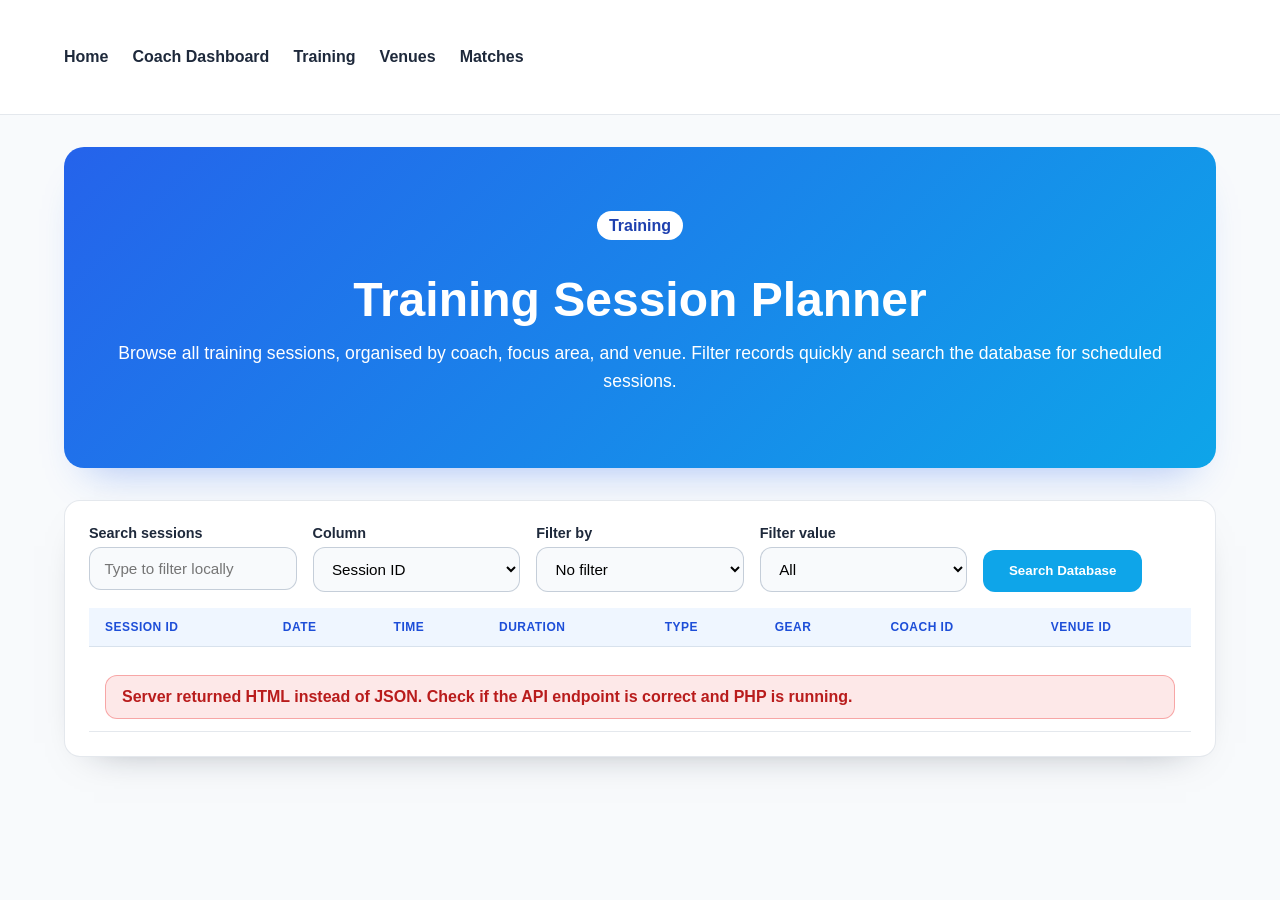
<file: frontend/training.html>
<!DOCTYPE html>
<html lang="en">
  <head>
    <meta charset="UTF-8" />
    <meta name="viewport" content="width=device-width, initial-scale=1.0" />
    <title>Training Sessions | Football Club</title>
    <link rel="stylesheet" href="styles.css" />
  </head>
  <body>
    <nav class="nav">
      <div class="container">
        <ul>
          <li><a href="index.html">Home</a></li>
          <li><a href="coach-dashboard.html">Coach Dashboard</a></li>
          <li><a href="training.html">Training</a></li>
          <li><a href="venues.html">Venues</a></li>
          <li><a href="matches.html">Matches</a></li>
        </ul>
      </div>
    </nav>

    <main class="container">
      <header class="hero" style="margin-bottom: 2rem">
        <span class="badge">Training</span>
        <h1>Training Session Planner</h1>
        <p>
          Browse all training sessions, organised by coach, focus area, and venue. Filter
          records quickly and search the database for scheduled sessions.
        </p>
      </header>

      <section class="table-wrapper">
        <div class="toolbar" id="training-search" data-search-container>
          <form data-role="search-form" class="grid-3" style="width: 100%">
            <div>
              <label for="training-search-input">Search sessions</label>
              <input
                type="text"
                id="training-search-input"
                placeholder="Type to filter locally"
                data-role="search-input"
              />
            </div>
            <div>
              <label for="training-column-select">Column</label>
              <select id="training-column-select" data-role="column-select"></select>
            </div>
            <div>
              <label for="training-filter-select">Filter by</label>
              <select id="training-filter-select" data-role="filter-select">
                <option value="">No filter</option>
              </select>
            </div>
            <div>
              <label for="training-filter-value">Filter value</label>
              <select id="training-filter-value" data-role="filter-value">
                <option value="">All</option>
              </select>
            </div>
            <div style="align-self: end">
              <button type="submit" class="btn secondary">Search Database</button>
            </div>
          </form>
        </div>
        <table data-table="training_session" data-search-container="#training-search">
          <thead></thead>
          <tbody></tbody>
        </table>
      </section>
    </main>

    <div id="modal-root"></div>
    <script src="script.js"></script>
  </body>
</html>
</file>
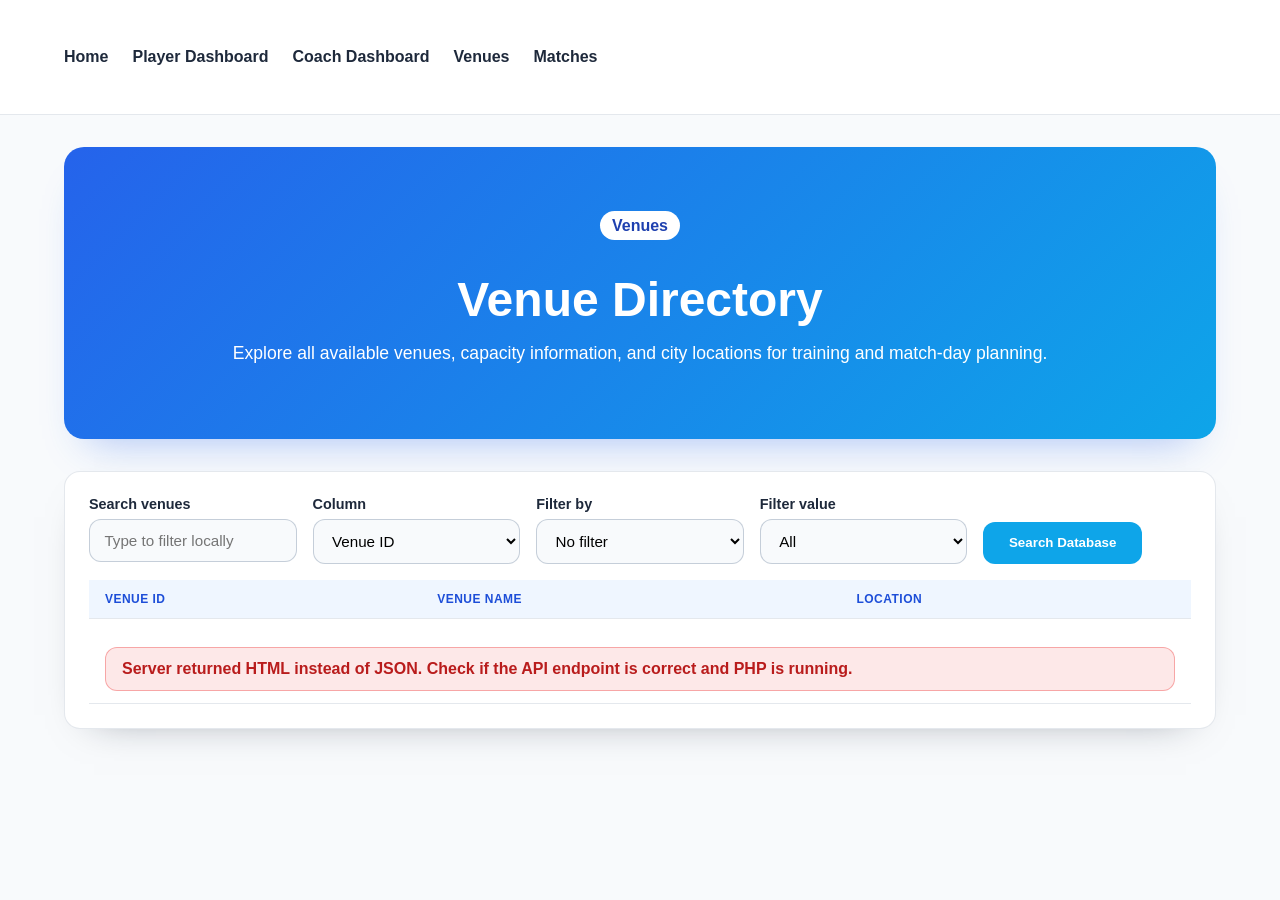
<file: frontend/venues.html>
<!DOCTYPE html>
<html lang="en">
  <head>
    <meta charset="UTF-8" />
    <meta name="viewport" content="width=device-width, initial-scale=1.0" />
    <title>Venues Directory | Football Club</title>
    <link rel="stylesheet" href="styles.css" />
  </head>
  <body>
    <nav class="nav">
      <div class="container">
        <ul>
          <li><a href="index.html">Home</a></li>
          <li><a href="player-dashboard.html">Player Dashboard</a></li>
          <li><a href="coach-dashboard.html">Coach Dashboard</a></li>
          <li><a href="venues.html">Venues</a></li>
          <li><a href="matches.html">Matches</a></li>
        </ul>
      </div>
    </nav>

    <main class="container">
      <header class="hero" style="margin-bottom: 2rem">
        <span class="badge">Venues</span>
        <h1>Venue Directory</h1>
        <p>
          Explore all available venues, capacity information, and city locations for
          training and match-day planning.
        </p>
      </header>

      <section class="table-wrapper">
        <div class="toolbar" id="venues-search" data-search-container>
          <form data-role="search-form" class="grid-3" style="width: 100%">
            <div>
              <label for="venues-search-input">Search venues</label>
              <input
                type="text"
                id="venues-search-input"
                placeholder="Type to filter locally"
                data-role="search-input"
              />
            </div>
            <div>
              <label for="venues-column-select">Column</label>
              <select id="venues-column-select" data-role="column-select"></select>
            </div>
            <div>
              <label for="venues-filter-select">Filter by</label>
              <select id="venues-filter-select" data-role="filter-select">
                <option value="">No filter</option>
              </select>
            </div>
            <div>
              <label for="venues-filter-value">Filter value</label>
              <select id="venues-filter-value" data-role="filter-value">
                <option value="">All</option>
              </select>
            </div>
            <div style="align-self: end">
              <button type="submit" class="btn secondary">Search Database</button>
            </div>
          </form>
        </div>
        <table data-table="venue" data-search-container="#venues-search">
          <thead></thead>
          <tbody></tbody>
        </table>
      </section>
    </main>

    <div id="modal-root"></div>
    <script src="script.js"></script>
  </body>
</html>
</file>
<file: frontend/styles.css>
/* Base layout */
* {
  box-sizing: border-box;
}

body {
  margin: 0;
  font-family: "Segoe UI", Tahoma, Geneva, Verdana, sans-serif;
  background: #f8fafc;
  color: #0f172a;
}

a {
  color: inherit;
  text-decoration: none;
}

header,
nav,
main,
section {
  width: 100%;
}

.container {
  max-width: 1200px;
  margin: 0 auto;
  padding: 2rem 1.5rem;
}

.hero {
  text-align: center;
  padding: 4rem 1.5rem;
  background: linear-gradient(135deg, #2563eb, #0ea5e9);
  color: #fff;
  border-radius: 20px;
  box-shadow: 0 24px 40px -24px rgba(37, 99, 235, 0.4);
}

.hero h1 {
  margin-bottom: 0.75rem;
  font-size: clamp(2rem, 4vw, 3rem);
  font-weight: 700;
}

.hero p {
  margin: 0.5rem 0;
  font-size: 1.1rem;
  line-height: 1.6;
}

.login-actions {
  margin-top: 2.5rem;
  display: flex;
  flex-wrap: wrap;
  gap: 1rem;
  justify-content: center;
}

.btn {
  padding: 0.85rem 1.6rem;
  background: #1d4ed8;
  color: #fff;
  font-weight: 600;
  border: none;
  border-radius: 12px;
  cursor: pointer;
  transition: transform 0.15s ease, box-shadow 0.15s ease, background 0.2s ease;
}

.btn:hover,
.btn:focus {
  background: #1e40af;
  transform: translateY(-2px);
  box-shadow: 0 10px 20px -12px rgba(30, 64, 175, 0.8);
}

.btn.secondary {
  background: #0ea5e9;
}

.btn.secondary:hover,
.btn.secondary:focus {
  background: #0284c7;
}

.section-title {
  font-size: 1.75rem;
  margin-bottom: 1rem;
}

.card-grid {
  display: grid;
  gap: 1.5rem;
  grid-template-columns: repeat(auto-fit, minmax(220px, 1fr));
}

.card {
  background: #fff;
  border-radius: 16px;
  padding: 1.5rem;
  box-shadow: 0 16px 40px -24px rgba(15, 23, 42, 0.35);
  border: 1px solid rgba(15, 23, 42, 0.05);
  transition: transform 0.2s ease, box-shadow 0.2s ease;
}

.card:hover {
  transform: translateY(-4px);
  box-shadow: 0 24px 48px -24px rgba(15, 23, 42, 0.45);
}

.card h3 {
  margin: 0 0 0.5rem;
  font-size: 1.2rem;
}

.card p {
  margin: 0;
  line-height: 1.5;
  color: #475569;
}

.table-wrapper {
  margin-top: 1.5rem;
  background: #fff;
  border-radius: 16px;
  padding: 1.5rem;
  box-shadow: 0 16px 40px -30px rgba(15, 23, 42, 0.5);
  border: 1px solid rgba(148, 163, 184, 0.25);
  overflow-x: auto;
}

table {
  width: 100%;
  border-collapse: collapse;
  min-width: 600px;
}

table thead {
  background: #eff6ff;
  text-transform: uppercase;
  letter-spacing: 0.04em;
  font-size: 0.75rem;
  color: #1d4ed8;
}

th,
td {
  text-align: left;
  padding: 0.75rem 1rem;
  border-bottom: 1px solid rgba(148, 163, 184, 0.25);
}

tbody tr:hover {
  background: rgba(14, 165, 233, 0.05);
}

.toolbar {
  display: flex;
  flex-wrap: wrap;
  gap: 0.75rem;
  align-items: center;
  justify-content: space-between;
  margin-bottom: 1rem;
}

.toolbar .left,
.toolbar .right {
  display: flex;
  gap: 0.75rem;
  flex-wrap: wrap;
  align-items: center;
}

input[type="text"],
input[type="number"],
input[type="date"],
input[type="email"],
select,
textarea {
  width: 100%;
  padding: 0.75rem 0.9rem;
  border: 1px solid rgba(148, 163, 184, 0.5);
  border-radius: 12px;
  font-size: 0.95rem;
  transition: border 0.15s ease, box-shadow 0.15s ease;
  background: #f8fafc;
}

input:focus,
select:focus,
textarea:focus {
  border-color: #1d4ed8;
  outline: none;
  box-shadow: 0 0 0 3px rgba(37, 99, 235, 0.15);
  background: #fff;
}

label {
  font-weight: 600;
  font-size: 0.9rem;
  color: #1e293b;
  display: block;
  margin-bottom: 0.4rem;
}

.field-group {
  margin-bottom: 1rem;
}

.grid-2 {
  display: grid;
  gap: 1rem;
  grid-template-columns: repeat(auto-fit, minmax(260px, 1fr));
}

.modal {
  position: fixed;
  inset: 0;
  background: rgba(15, 23, 42, 0.55);
  display: flex;
  align-items: center;
  justify-content: center;
  padding: 1.5rem;
  opacity: 0;
  visibility: hidden;
  transition: opacity 0.2s ease;
  z-index: 1000;
}

.modal.open {
  opacity: 1;
  visibility: visible;
}

.modal-content {
  max-width: 560px;
  width: 100%;
  background: #fff;
  border-radius: 16px;
  padding: 2rem;
  position: relative;
  box-shadow: 0 24px 60px -30px rgba(15, 23, 42, 0.6);
}

.modal-content h2 {
  margin-top: 0;
  margin-bottom: 1rem;
}

.modal-close {
  position: absolute;
  top: 12px;
  right: 12px;
  width: 36px;
  height: 36px;
  background: #f1f5f9;
  border-radius: 50%;
  display: flex;
  align-items: center;
  justify-content: center;
  cursor: pointer;
  transition: background 0.2s ease, transform 0.2s ease;
}

.modal-close:hover {
  background: #e2e8f0;
  transform: scale(1.05);
}

.status-message {
  margin-top: 1rem;
  padding: 0.75rem 1rem;
  border-radius: 12px;
  font-weight: 600;
}

.status-message.success {
  background: rgba(34, 197, 94, 0.12);
  color: #15803d;
  border: 1px solid rgba(34, 197, 94, 0.4);
}

.status-message.error {
  background: rgba(239, 68, 68, 0.12);
  color: #b91c1c;
  border: 1px solid rgba(239, 68, 68, 0.4);
}

.nav {
  background: #fff;
  border-bottom: 1px solid rgba(148, 163, 184, 0.25);
  padding: 1rem 1.5rem;
}

.nav ul {
  list-style: none;
  display: flex;
  gap: 1.5rem;
  margin: 0;
  padding: 0;
}

.nav a {
  font-weight: 600;
  color: #1e293b;
}

.nav a:hover {
  color: #1d4ed8;
}

.dashboard-actions {
  display: flex;
  flex-wrap: wrap;
  gap: 0.75rem;
  margin-bottom: 1.5rem;
}

.entity-selector {
  display: flex;
  gap: 1rem;
  flex-wrap: wrap;
  align-items: center;
  margin-bottom: 1rem;
}

.entity-selector select {
  width: auto;
  min-width: 210px;
}

.table-loading {
  padding: 2rem;
  text-align: center;
  color: #64748b;
}

.empty-state {
  padding: 2.5rem 1.5rem;
  text-align: center;
  color: #64748b;
}

.badge {
  display: inline-flex;
  align-items: center;
  border-radius: 999px;
  padding: 0.35rem 0.75rem;
  font-size: 1rem;
  font-weight: 600;
  background: white;
  color: #1e40af;
}

.grid-3 {
  display: grid;
  gap: 1rem;
  grid-template-columns: repeat(auto-fit, minmax(180px, 1fr));
}

@media (max-width: 768px) {
  .hero {
    padding: 3rem 1rem;
  }

  .toolbar {
    flex-direction: column;
    align-items: flex-start;
  }

  .toolbar .left,
  .toolbar .right {
    width: 100%;
  }

  .dashboard-actions {
    flex-direction: column;
  }

  .entity-selector {
    flex-direction: column;
    align-items: flex-start;
  }
}
</file>
